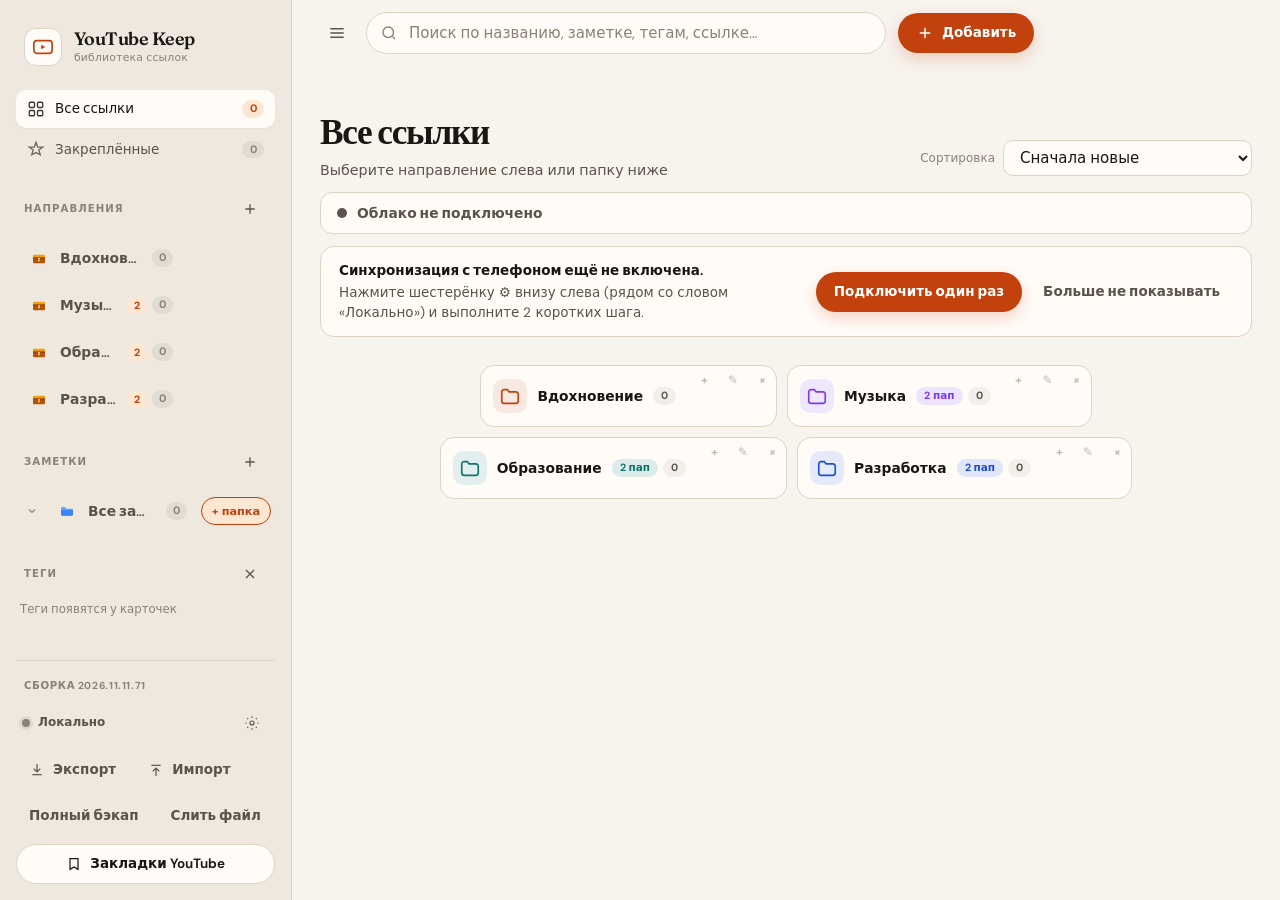
<file: index.html>
<!DOCTYPE html>
<html lang="ru">
<head>
  <meta charset="UTF-8" />
  <meta name="viewport" content="width=device-width, initial-scale=1, viewport-fit=cover" />
  <meta name="theme-color" content="#F7F3ED" />
  <meta name="mobile-web-app-capable" content="yes" />
  <meta name="apple-mobile-web-app-capable" content="yes" />
  <meta name="apple-mobile-web-app-status-bar-style" content="default" />
  <meta name="apple-mobile-web-app-title" content="YT Keep" />
  <meta name="application-name" content="YouTube Keep" />
  <meta name="description" content="YouTube Keep — библиотека YouTube-ссылок с направлениями" />
  <title>YouTube Keep</title>
  <link rel="manifest" href="manifest.json?v=2026.11.11.71" />
  <link rel="preconnect" href="https://fonts.googleapis.com" />
  <link rel="preconnect" href="https://fonts.gstatic.com" crossorigin />
  <link href="https://fonts.googleapis.com/css2?family=DM+Sans:ital,opsz,wght@0,9..40,400;0,9..40,500;0,9..40,600;0,9..40,700;1,9..40,400&family=Fraunces:opsz,wght@9..144,500;9..144,600;9..144,700&display=swap" rel="stylesheet" />
  <link rel="stylesheet" href="styles.css?v=2026.11.11.71&x=1" data-x="2026.11.11.71" />
  <link rel="icon" href="icons/icon.svg" type="image/svg+xml" />
  <link rel="apple-touch-icon" href="icons/icon-180.png" />
</head>
<body>
  <div class="app">
    <aside class="sidebar" id="sidebar" aria-label="Направления">
      <div class="sidebar-brand">
        <div class="brand-mark" aria-hidden="true">
          <svg width="22" height="22" viewBox="0 0 24 24" fill="none">
            <rect x="2" y="5" width="20" height="14" rx="3.5" stroke="currentColor" stroke-width="1.8"/>
            <path d="M10 9.5v5l4.5-2.5L10 9.5z" fill="currentColor"/>
          </svg>
        </div>
        <div>
          <div class="brand-name">YouTube Keep</div>
          <div class="brand-sub">библиотека ссылок</div>
        </div>
      </div>

      <nav class="nav" id="nav">
        <button class="nav-item active" data-filter="all" type="button">
          <span class="nav-icon" aria-hidden="true">
            <svg width="18" height="18" viewBox="0 0 24 24" fill="none" stroke="currentColor" stroke-width="1.8"><rect x="3" y="3" width="7" height="7" rx="1.5"/><rect x="14" y="3" width="7" height="7" rx="1.5"/><rect x="3" y="14" width="7" height="7" rx="1.5"/><rect x="14" y="14" width="7" height="7" rx="1.5"/></svg>
          </span>
          <span>Все ссылки</span>
          <span class="nav-count" id="count-all">0</span>
        </button>
        <button class="nav-item" data-filter="pinned" type="button">
          <span class="nav-icon" aria-hidden="true">
            <svg width="18" height="18" viewBox="0 0 24 24" fill="none" stroke="currentColor" stroke-width="1.8"><path d="M12 3l2.2 6.4H21l-5.3 3.9 2 6.4L12 16.8 6.3 19.7l2-6.4L3 9.4h6.8L12 3z"/></svg>
          </span>
          <span>Закреплённые</span>
          <span class="nav-count" id="count-pinned">0</span>
        </button>
      </nav>

      <div class="sidebar-section">
        <div class="sidebar-label">
          <span>Направления</span>
          <button class="icon-btn" id="btn-add-category" type="button" title="Добавить направление" aria-label="Добавить направление">
            <svg width="16" height="16" viewBox="0 0 24 24" fill="none" stroke="currentColor" stroke-width="2"><path d="M12 5v14M5 12h14"/></svg>
          </button>
        </div>
        <div class="category-list" id="category-list"></div>
      </div>

      <div class="sidebar-section">
        <div class="sidebar-label">
          <span>Заметки</span>
          <button class="icon-btn" id="btn-add-note-folder" type="button" title="Папка заметок" aria-label="Папка заметок">
            <svg width="16" height="16" viewBox="0 0 24 24" fill="none" stroke="currentColor" stroke-width="2"><path d="M12 5v14M5 12h14"/></svg>
          </button>
        </div>
        <div class="category-list" id="notes-list"></div>
      </div>

      <div class="sidebar-section">
        <div class="sidebar-label">
          <span>Теги</span>
          <button class="icon-btn" id="btn-clear-tags" type="button" title="Сбросить фильтр тегов" aria-label="Сбросить фильтр тегов">
            <svg width="16" height="16" viewBox="0 0 24 24" fill="none" stroke="currentColor" stroke-width="2"><path d="M6 6l12 12M18 6L6 18"/></svg>
          </button>
        </div>
        <div class="tag-list" id="tag-list"></div>
      </div>

      <div class="sidebar-footer">
        <div class="build-line"><span id="build-label">Сборка 2026.11.11.71</span></div>
        <div class="sync-row">
          <div class="sync-status" id="sync-status">
            <span class="sync-dot" id="sync-dot"></span>
            <span id="sync-label">Локально</span>
          </div>
          <button class="icon-btn" id="btn-sync-settings" type="button" title="Настройки синхронизации" aria-label="Настройки синхронизации">
            <svg width="16" height="16" viewBox="0 0 24 24" fill="none" stroke="currentColor" stroke-width="1.8"><circle cx="12" cy="12" r="3"/><path d="M12 2v2M12 20v2M4.9 4.9l1.4 1.4M17.7 17.7l1.4 1.4M2 12h2M20 12h2M4.9 19.1l1.4-1.4M17.7 6.3l1.4-1.4"/></svg>
          </button>
        </div>
        <div class="sidebar-actions">
          <button class="ghost-btn" id="btn-export" type="button">
            <svg width="16" height="16" viewBox="0 0 24 24" fill="none" stroke="currentColor" stroke-width="1.8"><path d="M12 3v12M7 10l5 5 5-5"/><path d="M5 19h14"/></svg>
            Экспорт
          </button>
          <button class="ghost-btn" id="btn-import" type="button">
            <svg width="16" height="16" viewBox="0 0 24 24" fill="none" stroke="currentColor" stroke-width="1.8"><path d="M12 21V9M7 14l5-5 5 5"/><path d="M5 5h14"/></svg>
            Импорт
          </button>
        </div>
        <div class="sidebar-actions">
          <button class="ghost-btn" id="btn-export-full" onclick="window.exportFullBackup && window.exportFullBackup()" type="button" title="Скачать всё с голосовыми">Полный бэкап</button>
          <button class="ghost-btn" id="btn-import-full" onclick="window.__importFull && window.__importFull()" type="button" title="Слить файл с другого устройства">Слить файл</button>
        </div>
        <input type="file" id="import-full-file" accept="application/json,.json" hidden />
        <button class="secondary-btn" id="btn-import-bookmarks" type="button">
          <svg width="16" height="16" viewBox="0 0 24 24" fill="none" stroke="currentColor" stroke-width="1.8"><path d="M6 4h12v16l-6-3.5L6 20V4z"/></svg>
          Закладки YouTube
        </button>
        <input type="file" id="import-file" accept="application/json" hidden />
      </div>
    </aside>

    <div class="sidebar-backdrop" id="sidebar-backdrop" hidden></div>

    <main class="main">
      <header class="topbar">
        <button class="icon-btn menu-btn" id="btn-menu" type="button" aria-label="Меню">
          <svg width="20" height="20" viewBox="0 0 24 24" fill="none" stroke="currentColor" stroke-width="1.8"><path d="M4 7h16M4 12h16M4 17h16"/></svg>
        </button>

        <div class="search-wrap">
          <svg class="search-icon" width="18" height="18" viewBox="0 0 24 24" fill="none" stroke="currentColor" stroke-width="1.8"><circle cx="11" cy="11" r="7"/><path d="M20 20l-3.5-3.5"/></svg>
          <input id="search" class="search-input" type="search" placeholder="Поиск по названию, заметке, тегам, ссылке…" autocomplete="off" />
        </div>

        <button class="primary-btn" id="btn-add" type="button" onclick="window.__ytkAdd && window.__ytkAdd()">
          <svg width="18" height="18" viewBox="0 0 24 24" fill="none" stroke="currentColor" stroke-width="2"><path d="M12 5v14M5 12h14"/></svg>
          <span class="btn-label">Добавить</span>
        </button>
      </header>

      <div class="content-head">
        <div>
          <div class="breadcrumbs" id="breadcrumbs"></div>
          <h1 class="page-title" id="page-title">Все ссылки</h1>
          <p class="page-sub" id="page-sub">Сохраняйте ролики и разбирайте их по направлениям</p>
        </div>
        <div class="sort-wrap">
          <label class="sort-label" for="sort">Сортировка</label>
          <select id="sort" class="sort-select">
            <option value="updated">Сначала новые</option>
            <option value="pinned">Сначала закреплённые</option>
            <option value="title">По названию</option>
            <option value="category">По направлению</option>
          </select>
        </div>
      </div>

      <div class="sync-live" id="sync-live"><span class="sync-live-dot"></span><span>Облако не подключено</span></div>

      <div class="setup-banner" id="setup-banner" hidden>
        <div class="setup-banner-text">
          <strong>Синхронизация с телефоном ещё не включена.</strong>
          Нажмите шестерёнку ⚙ внизу слева (рядом со словом «Локально») и выполните 2 коротких шага.
        </div>
        <div class="banner-actions">
          <button type="button" class="primary-btn" id="btn-open-setup" onclick="window.__ytkSetup && window.__ytkSetup()">Подключить один раз</button>
          <button type="button" class="ghost-btn" id="btn-dismiss-setup">Больше не показывать</button>
        </div>
      </div>

      <div class="setup-banner is-sync" id="sync-banner" hidden>
        <div class="setup-banner-text">
          <strong>Облако подключено.</strong>
          Нажмите «Синхронизировать» — чтобы забрать и отправить данные на всех устройствах.
        </div>
        <button type="button" class="primary-btn" id="btn-sync-now" onclick="window.__ytkSync && window.__ytkSync()">Синхронизировать</button>
      </div>

      <div class="folder-hero" id="folder-hero" hidden></div>
      <div class="folder-strip-wrap" id="folder-strip"></div>
      <section class="grid" id="grid" aria-live="polite"></section>

      <div class="empty" id="empty" hidden>
        <div class="empty-visual" aria-hidden="true">
          <svg width="64" height="64" viewBox="0 0 64 64" fill="none">
            <rect x="8" y="14" width="48" height="36" rx="8" stroke="currentColor" stroke-width="2"/>
            <path d="M28 26v12l12-6-12-6z" fill="currentColor"/>
          </svg>
        </div>
        <h2 class="empty-title">Здесь пока пусто</h2>
        <p class="empty-text">Добавьте первую YouTube-ссылку — она появится карточкой с превью.</p>
        <button class="primary-btn" id="btn-empty-add" type="button">Добавить ссылку</button>
      </div>
    </main>
  </div>

  <!-- Modal: add / edit link -->
  <div class="modal" id="modal-link" hidden>
    <div class="modal-backdrop" data-close="modal-link"></div>
    <div class="modal-card" role="dialog" aria-modal="true" aria-labelledby="modal-link-title">
      <div class="modal-head">
        <h2 id="modal-link-title">Новая ссылка</h2>
        <button class="icon-btn" type="button" data-close="modal-link" aria-label="Закрыть">
          <svg width="18" height="18" viewBox="0 0 24 24" fill="none" stroke="currentColor" stroke-width="1.8"><path d="M6 6l12 12M18 6L6 18"/></svg>
        </button>
      </div>

      <form id="form-link" class="form">
        <div class="field">
          <label for="link-url">Ссылка на YouTube</label>
          <div class="url-row">
            <input id="link-url" name="url" type="url" required placeholder="https://www.youtube.com/watch?v=…" />
            <button type="button" class="secondary-btn" id="btn-fetch">Подтянуть</button>
          </div>
          <p class="hint" id="fetch-hint">Можно вставить ссылку — название и превью подтянутся автоматически.</p>
        </div>

        <div class="preview-row" id="preview-row" hidden>
          <img id="preview-thumb" alt="" />
          <div class="preview-meta">
            <div class="preview-title" id="preview-title"></div>
            <div class="preview-channel" id="preview-channel"></div>
          </div>
        </div>

        <div class="field">
          <label for="link-title">Название</label>
          <input id="link-title" name="title" type="text" placeholder="Например: Как писать код без выгорания" />
        </div>

        <div class="field">
          <label for="link-note">Заметка</label>
          <textarea id="link-note" name="note" rows="3" placeholder="Зачем сохранили, что важно посмотреть…"></textarea>
        </div>

        <div class="field">
          <label for="link-tags">Теги</label>
          <input id="link-tags" name="tags" type="text" placeholder="код, лекция, must-watch — через запятую" />
          <div class="tag-suggestions" id="tag-suggestions"></div>
        </div>

        <div class="field-row">
          <div class="field">
            <label for="link-category">Направление</label>
            <select id="link-category" name="category"></select>
          </div>
          <div class="field">
            <label for="link-color">Цвет карточки</label>
            <div class="color-picks" id="color-picks" role="radiogroup" aria-label="Цвет карточки"></div>
          </div>
        </div>

        <div class="field checkbox-field">
          <label class="checkbox">
            <input type="checkbox" id="link-pinned" />
            <span>Закрепить</span>
          </label>
        </div>

        <div class="modal-actions">
          <button type="button" class="ghost-btn" data-close="modal-link">Отмена</button>
          <button type="submit" class="primary-btn">Сохранить</button>
        </div>
      </form>
    </div>
  </div>

  <!-- Modal: category -->
  <div class="modal" id="modal-category" hidden>
    <div class="modal-backdrop" data-close="modal-category"></div>
    <div class="modal-card modal-card-sm" role="dialog" aria-modal="true" aria-labelledby="modal-cat-title">
      <div class="modal-head">
        <h2 id="modal-cat-title">Новое направление</h2>
        <button class="icon-btn" type="button" data-close="modal-category" aria-label="Закрыть">
          <svg width="18" height="18" viewBox="0 0 24 24" fill="none" stroke="currentColor" stroke-width="1.8"><path d="M6 6l12 12M18 6L6 18"/></svg>
        </button>
      </div>
      <form id="form-category" class="form">
        <div class="field">
          <label for="cat-name">Название</label>
          <input id="cat-name" type="text" required placeholder="Например: Frontend, Курсы, Live" maxlength="40" />
          <p class="hint" id="cat-parent-label">Верхний уровень (направление)</p>
        </div>
        <div class="field">
          <label>Цвет</label>
          <div class="color-picks" id="cat-color-picks" role="radiogroup" aria-label="Цвет направления"></div>
        </div>
        <div class="modal-actions">
          <button type="button" class="ghost-btn" data-close="modal-category">Отмена</button>
          <button type="submit" class="primary-btn" id="cat-submit">Создать</button>
        </div>
      </form>
    </div>
  </div>

  <!-- Modal: import bookmarks -->
  <div class="modal" id="modal-import" hidden>
    <div class="modal-backdrop" data-close="modal-import"></div>
    <div class="modal-card" role="dialog" aria-modal="true" aria-labelledby="modal-import-title">
      <div class="modal-head">
        <h2 id="modal-import-title">Импорт закладок</h2>
        <button class="icon-btn" type="button" data-close="modal-import" aria-label="Закрыть">
          <svg width="18" height="18" viewBox="0 0 24 24" fill="none" stroke="currentColor" stroke-width="1.8"><path d="M6 6l12 12M18 6L6 18"/></svg>
        </button>
      </div>

      <div class="form">
        <div class="field">
          <label>Файл закладок или выгрузки</label>
          <p class="hint">Поддерживается: HTML-закладки Chrome/Firefox/Safari, CSV/JSON из Google Takeout, список URL в txt.</p>
          <div class="file-drop" id="file-drop">
            <input type="file" id="bookmarks-file" accept=".html,.htm,.csv,.json,.txt,text/html,text/csv,application/json,text/plain" />
            <div class="file-drop-inner">
              <svg width="28" height="28" viewBox="0 0 24 24" fill="none" stroke="currentColor" stroke-width="1.6"><path d="M12 16V4M7 9l5-5 5 5"/><path d="M4 20h16"/></svg>
              <div><strong>Выберите файл</strong> или перетащите его сюда</div>
            </div>
          </div>
          <p class="hint" id="import-file-info">Файл не выбран</p>
        </div>

        <div class="field">
          <label for="import-paste">Или вставьте ссылки списком</label>
          <textarea id="import-paste" rows="4" placeholder="https://www.youtube.com/watch?v=…&#10;https://youtu.be/…"></textarea>
        </div>

        <div class="field-row">
          <div class="field">
            <label for="import-category">Направление по умолчанию</label>
            <select id="import-category"></select>
          </div>
          <div class="field">
            <label for="import-tags">Теги по умолчанию</label>
            <input id="import-tags" type="text" placeholder="импорт, старое" />
          </div>
        </div>

        <div class="import-preview" id="import-preview" hidden>
          <div class="import-preview-title">Найдено ссылок: <strong id="import-count">0</strong></div>
          <ul class="import-preview-list" id="import-preview-list"></ul>
        </div>

        <div class="modal-actions">
          <button type="button" class="ghost-btn" data-close="modal-import">Отмена</button>
          <button type="button" class="primary-btn" id="btn-run-import">Импортировать</button>
        </div>
      </div>
    </div>
  </div>

  <!-- Modal: sync setup (simple) -->
  <div class="modal" id="modal-sync" hidden>
    <div class="modal-backdrop" data-close="modal-sync"></div>
    <div class="modal-card" role="dialog" aria-modal="true" aria-labelledby="modal-sync-title">
      <div class="modal-head">
        <h2 id="modal-sync-title">Подключить облако</h2>
        <button class="icon-btn" type="button" data-close="modal-sync" aria-label="Закрыть">
          <svg width="18" height="18" viewBox="0 0 24 24" fill="none" stroke="currentColor" stroke-width="1.8"><path d="M6 6l12 12M18 6L6 18"/></svg>
        </button>
      </div>

      <div class="wizard">
        <p class="wizard-text">Чтобы ссылки были и на компьютере, и на телефоне — один раз получите <strong>код доступа</strong> и вставьте его сюда. На втором устройстве — то же самое.</p>

        <div class="wizard-step">
          <div class="wizard-num">1</div>
          <div class="wizard-body">
            <div class="wizard-title">Получить код доступа</div>
            <p class="hint">Откроется страница GitHub. Проверьте, что отмечена галочка <strong>gist</strong>, нажмите зелёную кнопку <strong>Generate token</strong> и скопируйте появившийся код.</p>
            <a class="primary-btn wizard-btn" id="btn-get-code" href="https://github.com/settings/tokens/new?scopes=gist&description=YouTube%20Keep" target="_blank" rel="noopener noreferrer">
              Получить код доступа
            </a>
          </div>
        </div>

        <div class="wizard-step">
          <div class="wizard-num">2</div>
          <div class="wizard-body">
            <div class="wizard-title">Вставить код</div>
            <input id="sync-token" class="wizard-input" type="password" autocomplete="one-time-code" placeholder="Вставьте код сюда (ghp_…)" />
            <button type="button" class="primary-btn wizard-btn" id="btn-connect-cloud">Подключить и сохранить</button>
          </div>
        </div>

        <div class="wizard-step" id="device-link-box" hidden>
          <div class="wizard-num">3</div>
          <div class="wizard-body">
            <div class="wizard-title">Ссылка для других устройств</div>
            <p class="hint">Скопируйте и откройте на Mac / телефоне / планшете — код вводить не нужно, устройство подключится само.</p>
            <input id="device-link" class="wizard-input" type="text" readonly />
            <button type="button" class="primary-btn wizard-btn" id="btn-copy-device-link">Скопировать ссылку</button>
          </div>
        </div>

        <div class="wizard-adv">
          <details>
            <summary>Дополнительно (если уже есть код и Gist ID)</summary>
            <form id="form-sync" class="form" style="margin-top:12px">
              <div class="field">
                <label for="sync-gist">Gist ID</label>
                <input id="sync-gist" type="text" placeholder="ID облачного хранилища" />
              </div>
              <div class="field checkbox-field">
                <label class="checkbox">
                  <input type="checkbox" id="sync-auto" checked />
                  <span>Автосинхронизация</span>
                </label>
              </div>
              <div class="sync-actions-row">
                <button type="button" class="secondary-btn" id="btn-sync-push">Отправить</button>
                <button type="button" class="secondary-btn" id="btn-sync-pull">Загрузить</button>
                <button type="submit" class="ghost-btn">Сохранить</button>
              </div>
            </form>
          </details>
        </div>

        <p class="hint" id="sync-message">Облако уже подготовлено. Нужно только получить код.</p>
      </div>
    </div>
  </div>

  <!-- Modal: note -->
  <div class="modal" id="modal-note" hidden>
    <div class="modal-backdrop" data-close="modal-note"></div>
    <div class="modal-card" role="dialog" aria-modal="true" aria-labelledby="note-modal-title">
      <div class="modal-head">
        <div>
          <h2 id="note-modal-title">Заметка к видео</h2>
          <div class="note-video-title" id="note-video-title"></div>
        </div>
        <button class="icon-btn" type="button" data-close="modal-note" aria-label="Закрыть">
          <svg width="18" height="18" viewBox="0 0 24 24" fill="none" stroke="currentColor" stroke-width="1.8"><path d="M6 6l12 12M18 6L6 18"/></svg>
        </button>
      </div>
      <div class="form">
        <div class="field">
          <label for="note-text">Текст заметки</label>
          <textarea id="note-text" rows="8" placeholder="О чём видео, ключевые мысли, что запомнить…"></textarea>
          <p class="hint">Заметка сохраняется к этой ссылке и синхронизируется на всех устройствах.</p>
        </div>
        <div class="modal-actions">
          <button type="button" class="ghost-btn" data-close="modal-note">Закрыть</button>
          <button type="button" class="ghost-btn" id="btn-delete-note">Удалить заметку</button>
          <button type="button" class="primary-btn" id="btn-save-note">Сохранить</button>
        </div>
      </div>
    </div>
  </div>

  <!-- Modal: standalone note -->
  <div class="modal" id="modal-note-store" hidden>
    <div class="modal-backdrop" data-close="modal-note-store"></div>
    <div class="modal-card" role="dialog" aria-modal="true">
      <div class="modal-head">
        <h2 id="note-store-title">Заметка</h2>
        <button class="icon-btn" type="button" data-close="modal-note-store" aria-label="Закрыть">
          <svg width="18" height="18" viewBox="0 0 24 24" fill="none" stroke="currentColor" stroke-width="1.8"><path d="M6 6l12 12M18 6L6 18"/></svg>
        </button>
      </div>
      <form id="form-note-store" class="form">
        <div class="field">
          <label for="note-store-name">Заголовок</label>
          <input id="note-store-name" type="text" placeholder="Кратко о чём" maxlength="80" />
          <p class="hint" id="note-store-folder">Папка: Все заметки</p>
          <select id="note-store-folder-select" class="wizard-input"></select>
          <p class="hint">Можно перенести заметку в любую папку или создать подпапку снаружи.</p>
        </div>
        <div class="field">
          <label for="note-store-text">Текст</label>
          <textarea id="note-store-text" rows="10" placeholder="Пишите что угодно…"></textarea>
        </div>
        <div class="field">
          <label>Цвет</label>
          <div class="color-picks" id="note-store-colors"></div>
        </div>
        <div class="field">
          <label>Файлы (документы, фото, видео)</label>
          <div class="voice-big">
            <button type="button" class="secondary-btn" id="btn-add-files">Добавить файлы</button>
          </div>
          <input type="file" id="note-files-input" multiple hidden />
          <div class="voice-player" id="file-player" hidden></div>
        </div>
        <div class="field voice-block">
          <label>Голосовая заметка</label>
          <div class="voice-big">
            <button type="button" class="voice-big-btn" id="btn-voice-record">Записать голос</button>
            <button type="button" class="primary-btn" id="btn-voice-stop" hidden>Стоп</button>
            <button type="button" class="secondary-btn" id="btn-voice-play" hidden>Слушать</button>
          </div>
          <p class="hint" id="voice-status">Нажмите «Записать голос» — говорите — «Стоп». Запись останется в этой заметке.</p>
          <div class="voice-player" id="voice-player" hidden></div>
        </div>
        <div class="modal-actions">
          <button type="button" class="ghost-btn" data-close="modal-note-store">Закрыть</button>
          <button type="button" class="danger-btn" id="btn-note-store-delete" hidden>Удалить</button>
          <button type="submit" class="primary-btn" id="btn-save-note">Сохранить заметку</button>
        </div>
      </form>
    </div>
  </div>

  <!-- Modal: note folder -->
  <div class="modal" id="modal-note-folder" hidden>
    <div class="modal-backdrop" data-close="modal-note-folder"></div>
    <div class="modal-card modal-card-sm" role="dialog" aria-modal="true">
      <div class="modal-head">
        <h2 id="note-folder-title">Папка заметок</h2>
        <button class="icon-btn" type="button" data-close="modal-note-folder" aria-label="Закрыть">
          <svg width="18" height="18" viewBox="0 0 24 24" fill="none" stroke="currentColor" stroke-width="1.8"><path d="M6 6l12 12M18 6L6 18"/></svg>
        </button>
      </div>
      <form id="form-note-folder" class="form">
        <div class="field">
          <label for="note-folder-name">Название</label>
          <input id="note-folder-name" type="text" required maxlength="40" placeholder="Например: Идеи" />
          <p class="hint" id="note-folder-parent">Верхний уровень</p>
        </div>
        <div class="modal-actions">
          <button type="button" class="ghost-btn" data-close="modal-note-folder">Отмена</button>
          <button type="button" class="danger-btn" id="btn-note-folder-delete" hidden>Удалить</button>
          <button type="submit" class="primary-btn">Сохранить</button>
        </div>
      </form>
    </div>
  </div>

  <!-- Huawei / install help -->
  <div class="modal" id="modal-install" hidden>
    <div class="modal-backdrop" data-close="modal-install"></div>
    <div class="modal-card" role="dialog" aria-modal="true">
      <div class="modal-head">
        <h2>Установка на телефон</h2>
        <button class="icon-btn" type="button" data-close="modal-install" aria-label="Закрыть">
          <svg width="18" height="18" viewBox="0 0 24 24" fill="none" stroke="currentColor" stroke-width="1.8"><path d="M6 6l12 12M18 6L6 18"/></svg>
        </button>
      </div>
      <div class="form install-help" id="huawei-help">
        <p class="hint"><strong>Huawei / HarmonyOS</strong></p>
        <ol class="install-steps">
          <li>Откройте ссылку в браузере <strong>Chrome</strong> или <strong>Edge</strong> (не в «Интернет» от Huawei, если он не предлагает установку).</li>
          <li>Меню <strong>⋮</strong> → <strong>«Установить приложение»</strong> / <strong>«Добавить на главный экран»</strong>.</li>
          <li>Готово — иконка появится на рабочем столе.</li>
        </ol>
        <p class="hint">Если Chrome нет: <strong>Petal Browser / Via / Firefox</strong> → «Добавить на домашний экран». Это ярлык откроет приложение без адресной строки.</p>
        <p class="hint">Приложение работает и просто в браузере: синхронизация включена автоматически.</p>
        <div class="modal-actions">
          <button type="button" class="primary-btn" data-close="modal-install">Понятно</button>
        </div>
      </div>
    </div>
  </div>

  <!-- Confirm delete -->
  <div class="modal" id="modal-confirm" hidden>
    <div class="modal-backdrop" data-close="modal-confirm"></div>
    <div class="modal-card modal-card-sm" role="dialog" aria-modal="true">
      <div class="modal-head">
        <h2 id="confirm-title">Удалить?</h2>
        <button class="icon-btn" type="button" data-close="modal-confirm" aria-label="Закрыть">
          <svg width="18" height="18" viewBox="0 0 24 24" fill="none" stroke="currentColor" stroke-width="1.8"><path d="M6 6l12 12M18 6L6 18"/></svg>
        </button>
      </div>
      <p class="confirm-text" id="confirm-text">Это действие нельзя отменить.</p>
      <div class="modal-actions">
        <button type="button" class="ghost-btn" data-close="modal-confirm">Отмена</button>
        <button type="button" class="danger-btn" id="confirm-ok">Удалить</button>
      </div>
    </div>
  </div>

  <div class="toast" id="toast" role="status" aria-live="polite"></div>

  <script src="app.js?v=2026.11.11.71"></script>
</body>
</html>
</file>
<file: styles.css>
/* YouTube Keep — design system
   Warm paper UI · Fraunces + DM Sans · editorial calm */

:root {
  --space-1: 4px;
  --space-2: 8px;
  --space-3: 12px;
  --space-4: 16px;
  --space-5: 24px;
  --space-6: 32px;
  --space-7: 40px;
  --space-8: 56px;

  --bg: #f7f3ed;
  --bg-elevated: #fffcf8;
  --bg-soft: #efe8de;
  --bg-sunken: #e8e0d4;
  --ink: #1a1612;
  --ink-2: #5c5348;
  --ink-3: #8b8175;
  --line: #ddd4c6;
  --line-strong: #c4b8a6;

  --accent: #c2410c;
  --accent-hover: #9a3412;
  --accent-soft: #fde6d2;

  --ok: #15803d;
  --ok-soft: #dcf5e4;
  --warn: #b45309;
  --warn-soft: #fef3c7;
  --danger: #b91c1c;
  --danger-soft: #fee2e2;

  --shadow-sm: 0 1px 2px rgba(26, 22, 18, 0.05);
  --shadow-md: 0 10px 28px rgba(26, 22, 18, 0.1);
  --shadow-pop: 0 16px 40px rgba(26, 22, 18, 0.14);

  --radius-xs: 6px;
  --radius-sm: 10px;
  --radius-md: 14px;
  --radius-lg: 18px;
  --radius-pill: 999px;

  --sidebar-w: 292px;
  --topbar-h: 64px;
  --content-pad: 28px;

  --font-sans: "DM Sans", "Segoe UI", system-ui, sans-serif;
  --font-display: "Fraunces", "Georgia", serif;

  --ease: cubic-bezier(0.22, 1, 0.36, 1);
}

*,
*::before,
*::after {
  box-sizing: border-box;
}

html,
body {
  margin: 0;
  min-height: 100%;
  background: var(--bg);
  color: var(--ink);
  font-family: var(--font-sans);
  font-size: 15px;
  line-height: 1.45;
  -webkit-font-smoothing: antialiased;
  text-rendering: optimizeLegibility;
}

body {
  min-height: 100dvh;
}

button,
input,
select,
textarea {
  font: inherit;
  color: inherit;
}

button {
  cursor: pointer;
  border: none;
  background: none;
}

img {
  display: block;
  max-width: 100%;
}

[hidden] {
  display: none !important;
}

::selection {
  background: var(--accent-soft);
  color: var(--ink);
}

/* Layout */
.app {
  display: grid;
  grid-template-columns: var(--sidebar-w) minmax(0, 1fr);
  min-height: 100dvh;
}

/* ========== Sidebar ========== */
.sidebar {
  position: sticky;
  top: 0;
  height: 100dvh;
  display: flex;
  flex-direction: column;
  gap: var(--space-5);
  padding: var(--space-5) var(--space-4) var(--space-4);
  background: var(--bg-soft);
  border-right: 1px solid var(--line);
  overflow-y: auto;
  overflow-x: hidden;
}

.sidebar-brand {
  display: flex;
  align-items: center;
  gap: 12px;
  padding: 4px 8px 0;
}

.brand-mark {
  width: 38px;
  height: 38px;
  display: grid;
  place-items: center;
  color: var(--accent);
  background: var(--bg-elevated);
  border: 1px solid var(--line);
  border-radius: 12px;
  flex-shrink: 0;
}

.brand-name {
  font-family: var(--font-display);
  font-size: 1.2rem;
  font-weight: 600;
  letter-spacing: -0.03em;
  line-height: 1.15;
}

.brand-sub {
  font-size: 0.72rem;
  color: var(--ink-3);
  letter-spacing: 0.02em;
}

.nav {
  display: flex;
  flex-direction: column;
  gap: 3px;
}

.nav-item,
.cat-item {
  display: flex;
  align-items: center;
  gap: 10px;
  width: 100%;
  padding: 9px 11px;
  border-radius: var(--radius-sm);
  color: var(--ink-2);
  font-size: 0.9rem;
  font-weight: 500;
  text-align: left;
  transition: background 150ms var(--ease), color 150ms var(--ease);
}

.nav-item:hover,
.cat-item:hover {
  background: rgba(255, 252, 248, 0.7);
  color: var(--ink);
}

.nav-item.active,
.cat-item.active {
  background: var(--bg-elevated);
  color: var(--ink);
  box-shadow: var(--shadow-sm);
}

.nav-icon {
  display: grid;
  place-items: center;
  width: 18px;
  height: 18px;
  opacity: 0.85;
}

.nav-count {
  margin-left: auto;
  min-width: 1.45rem;
  padding: 1px 7px;
  border-radius: var(--radius-pill);
  background: rgba(26, 22, 18, 0.06);
  color: var(--ink-3);
  font-size: 0.72rem;
  font-weight: 700;
  text-align: center;
  font-variant-numeric: tabular-nums;
}

.nav-item.active .nav-count,
.cat-item.active .nav-count {
  background: var(--accent-soft);
  color: var(--accent);
}

.sidebar-section {
  display: flex;
  flex-direction: column;
  gap: 10px;
  flex: 0 0 auto;
  min-height: 0;
}

.sidebar-label {
  display: flex;
  align-items: center;
  justify-content: space-between;
  padding: 0 8px;
  color: var(--ink-3);
  font-size: 0.68rem;
  font-weight: 700;
  letter-spacing: 0.1em;
  text-transform: uppercase;
  flex-shrink: 0;
}

.category-list {
  display: flex;
  flex-direction: column;
  gap: 3px;
  overflow: visible;
  max-height: none;
}

.dir-row {
  display: flex;
  align-items: center;
  gap: 2px;
  border-radius: var(--radius-sm);
  padding: 2px 4px 2px 2px;
  transition: background 150ms var(--ease);
}

.dir-row:hover,
.dir-row.is-active {
  background: var(--bg-elevated);
}

.dir-row.is-active {
  box-shadow: inset 0 0 0 1px var(--line);
}

.dir-btn {
  flex: 1;
  min-width: 0;
  display: flex;
  align-items: center;
  gap: 10px;
  padding: 9px 10px;
  border: none;
  background: transparent;
  text-align: left;
  border-radius: var(--radius-xs);
  color: var(--ink-2);
  font-size: 0.92rem;
  font-weight: 550;
}

.dir-row.is-active .dir-btn {
  color: var(--ink);
  font-weight: 650;
}

.dir-gear {
  display: grid;
  place-items: center;
  width: 22px;
  height: 22px;
  flex-shrink: 0;
  color: var(--ink-3);
  transition: color 150ms var(--ease), transform 200ms var(--ease);
}

.dir-row:hover .dir-gear,
.dir-row.is-active .dir-gear {
  color: var(--accent);
  transform: rotate(25deg);
}

.dir-name {
  flex: 1;
  min-width: 0;
  overflow: hidden;
  text-overflow: ellipsis;
  white-space: nowrap;
}

.dir-counts {
  display: inline-flex;
  align-items: center;
  gap: 5px;
  flex-shrink: 0;
}

.dir-badge {
  min-width: 1.4rem;
  padding: 1px 6px;
  border-radius: var(--radius-pill);
  background: var(--accent-soft);
  color: var(--accent);
  font-size: 0.7rem;
  font-weight: 750;
  text-align: center;
}

.dir-num {
  min-width: 1.4rem;
  padding: 1px 6px;
  border-radius: var(--radius-pill);
  background: rgba(26, 22, 18, 0.06);
  color: var(--ink-3);
  font-size: 0.72rem;
  font-weight: 700;
  text-align: center;
  font-variant-numeric: tabular-nums;
}

.dir-actions {
  display: flex;
  gap: 1px;
  opacity: 0;
  transition: opacity 150ms var(--ease);
}

.dir-row:hover .dir-actions,
.dir-row.is-active .dir-actions {
  opacity: 1;
}

.dir-act {
  width: 28px;
  height: 28px;
  border: none;
  border-radius: 8px;
  background: transparent;
  color: var(--ink-3);
  font-size: 15px;
  font-weight: 700;
  line-height: 1;
}

.dir-act:hover {
  background: rgba(26, 22, 18, 0.08);
  color: var(--ink);
}

.list-empty {
  padding: 8px 10px;
  color: var(--ink-3);
  font-size: 0.85rem;
}

.cat-dot {
  width: 9px;
  height: 9px;
  border-radius: 50%;
  flex-shrink: 0;
  box-shadow: inset 0 0 0 1px rgba(26, 22, 18, 0.08);
}

/* Action micro-buttons */
.cat-actions.always,
.folder-actions.always {
  display: flex;
  gap: 1px;
  flex-shrink: 0;
  opacity: 0.55;
  transition: opacity 150ms var(--ease);
}

.cat-row-main:hover .cat-actions.always,
.folder-tile-wrap:hover .folder-actions.always {
  opacity: 1;
}

.mini-btn {
  width: 28px;
  height: 28px;
  display: grid;
  place-items: center;
  border: none;
  border-radius: 8px;
  background: transparent;
  color: var(--ink-3);
  font-size: 12px;
  font-weight: 700;
  line-height: 1;
  transition: background 140ms var(--ease), color 140ms var(--ease);
}

.mini-btn:hover {
  background: rgba(26, 22, 18, 0.08);
  color: var(--ink);
}

.tag-list {
  display: flex;
  flex-wrap: wrap;
  gap: 6px;
  padding: 0 4px;
}

.sidebar-footer {
  margin-top: auto;
  display: flex;
  flex-direction: column;
  gap: 10px;
  padding-top: var(--space-4);
  border-top: 1px solid var(--line);
}

.sidebar-actions {
  display: flex;
  gap: 6px;
}

.sync-row {
  display: flex;
  align-items: center;
  justify-content: space-between;
  gap: 8px;
  padding: 2px 6px;
}

.sync-status {
  display: inline-flex;
  align-items: center;
  gap: 8px;
  color: var(--ink-2);
  font-size: 0.8rem;
  font-weight: 600;
}

.sync-dot {
  width: 8px;
  height: 8px;
  border-radius: 50%;
  background: var(--ink-3);
  box-shadow: 0 0 0 3px rgba(139, 129, 117, 0.16);
}

.sync-dot.is-ok {
  background: var(--ok);
  box-shadow: 0 0 0 3px rgba(21, 128, 61, 0.16);
}

.sync-dot.is-busy {
  background: var(--warn);
  box-shadow: 0 0 0 3px rgba(180, 83, 9, 0.16);
  animation: pulse 1s ease-in-out infinite;
}

.sync-dot.is-err {
  background: var(--danger);
  box-shadow: 0 0 0 3px rgba(185, 28, 28, 0.16);
}

@keyframes pulse {
  50% { opacity: 0.4; }
}

/* ========== Main ========== */
.main {
  min-width: 0;
  display: flex;
  flex-direction: column;
}

.topbar {
  position: sticky;
  top: 0;
  z-index: 20;
  display: flex;
  align-items: center;
  gap: 12px;
  min-height: var(--topbar-h);
  padding: 12px var(--content-pad);
  background: color-mix(in srgb, var(--bg) 92%, transparent);
  backdrop-filter: blur(14px);
  border-bottom: 1px solid transparent;
}

.menu-btn {
  display: none;
}

.search-wrap {
  position: relative;
  flex: 1;
  max-width: 520px;
}

.search-icon {
  position: absolute;
  left: 14px;
  top: 50%;
  transform: translateY(-50%);
  color: var(--ink-3);
  pointer-events: none;
}

.search-input {
  width: 100%;
  height: 42px;
  padding: 0 16px 0 42px;
  border: 1px solid var(--line);
  border-radius: var(--radius-pill);
  background: var(--bg-elevated);
  outline: none;
  transition: border-color 150ms var(--ease), box-shadow 150ms var(--ease);
}

.search-input::placeholder {
  color: var(--ink-3);
}

.search-input:focus {
  border-color: var(--accent);
  box-shadow: 0 0 0 3px var(--accent-soft);
}

.content-head {
  display: flex;
  align-items: flex-end;
  justify-content: space-between;
  gap: var(--space-4);
  padding: 20px var(--content-pad) 12px;
}

.breadcrumbs {
  display: flex;
  flex-wrap: wrap;
  align-items: center;
  gap: 4px;
  margin-bottom: 4px;
  min-height: 22px;
}

.crumb {
  padding: 2px 10px;
  border-radius: var(--radius-pill);
  border: 1px solid transparent;
  color: var(--ink-2);
  background: transparent;
  font-size: 0.82rem;
  font-weight: 600;
}

.crumb:hover {
  background: var(--bg-soft);
  border-color: var(--line);
  color: var(--ink);
}

.crumb:last-child {
  background: var(--bg-elevated);
  border-color: var(--line);
  color: var(--ink);
}

.crumb-sep {
  color: var(--ink-3);
  opacity: 0.55;
  font-size: 0.75rem;
}

.page-title {
  margin: 0;
  font-family: var(--font-display);
  font-size: clamp(1.85rem, 2.8vw, 2.35rem);
  font-weight: 600;
  letter-spacing: -0.035em;
  line-height: 1.1;
}

.page-sub {
  margin: 8px 0 0;
  color: var(--ink-2);
  font-size: 0.95rem;
  max-width: 48ch;
}

.sort-wrap {
  display: flex;
  align-items: center;
  gap: 8px;
  flex-shrink: 0;
  padding-bottom: 4px;
}

.sort-label {
  color: var(--ink-3);
  font-size: 0.8rem;
  font-weight: 500;
}

.sort-select {
  height: 36px;
  padding: 0 30px 0 12px;
  border: 1px solid var(--line);
  border-radius: var(--radius-sm);
  background: var(--bg-elevated);
  outline: none;
}

/* Banners — quiet status, not hero */
.setup-banner {
  display: flex;
  align-items: center;
  justify-content: space-between;
  gap: var(--space-4);
  margin: 0 var(--content-pad) 16px;
  padding: 14px 18px;
  border: 1px solid var(--line);
  background: var(--bg-elevated);
  border-radius: var(--radius-md);
}

.setup-banner.is-sync {
  border-color: #c5dcc9;
  background: var(--ok-soft);
}

.setup-banner[hidden] {
  display: none !important;
}

.setup-banner-text {
  color: var(--ink-2);
  font-size: 0.9rem;
  line-height: 1.45;
}

.setup-banner-text strong {
  display: block;
  color: var(--ink);
  margin-bottom: 2px;
  font-weight: 650;
}

/* Folder strip */
.folder-strip-wrap:empty {
  display: none;
}

.folder-strip {
  display: grid;
  grid-template-columns: repeat(auto-fill, minmax(220px, 1fr));
  gap: 12px;
  padding: 4px var(--content-pad) 18px;
}

.folder-strip-head {
  grid-column: 1 / -1;
  display: flex;
  justify-content: flex-end;
  margin-bottom: -2px;
}

.folder-tile-wrap {
  display: flex;
  align-items: stretch;
  gap: 2px;
  border: 1px solid var(--line);
  border-radius: var(--radius-md);
  background: var(--bg-elevated);
  transition: border-color 160ms var(--ease), transform 160ms var(--ease);
}

.folder-tile-wrap:hover {
  border-color: color-mix(in srgb, var(--folder-color, #c2410c) 55%, var(--line));
  transform: translateY(-1px);
}

.folder-tile {
  flex: 1;
  min-width: 0;
  display: flex;
  align-items: center;
  gap: 10px;
  padding: 13px 12px;
  text-align: left;
  border: none;
  background: transparent;
}

.folder-icon {
  display: grid;
  place-items: center;
  width: 34px;
  height: 34px;
  border-radius: 10px;
  background: color-mix(in srgb, var(--folder-color, #c2410c) 12%, white);
  color: var(--folder-color, #c2410c);
  flex-shrink: 0;
}

.folder-name {
  flex: 1;
  min-width: 0;
  font-weight: 650;
  font-size: 0.92rem;
  overflow: hidden;
  text-overflow: ellipsis;
  white-space: nowrap;
}

.folder-badges {
  display: inline-flex;
  align-items: center;
  gap: 5px;
  flex-shrink: 0;
}

.badge {
  display: inline-flex;
  align-items: center;
  padding: 3px 8px;
  border-radius: var(--radius-pill);
  font-size: 0.7rem;
  font-weight: 700;
  line-height: 1.2;
  white-space: nowrap;
}

.badge-folders {
  background: color-mix(in srgb, var(--folder-color, #c2410c) 14%, white);
  color: var(--folder-color, #c2410c);
}

.badge-links {
  background: rgba(26, 22, 18, 0.06);
  color: var(--ink-2);
}

/* ========== Cards ========== */
.grid {
  display: grid;
  grid-template-columns: repeat(auto-fill, minmax(290px, 1fr));
  gap: 18px;
  padding: 4px var(--content-pad) var(--space-8);
  align-items: start;
}

.card {
  display: flex;
  flex-direction: column;
  background: var(--bg-elevated);
  border: 1px solid var(--line);
  border-radius: var(--radius-md);
  overflow: hidden;
  transition: border-color 160ms var(--ease), transform 160ms var(--ease), box-shadow 160ms var(--ease);
}

.card:hover {
  transform: translateY(-2px);
  border-color: var(--line-strong);
  box-shadow: var(--shadow-md);
}

.card-thumb {
  position: relative;
  aspect-ratio: 16 / 9;
  background: var(--bg-sunken);
  overflow: hidden;
  border-bottom: 1px solid var(--line);
}

.card-thumb img {
  width: 100%;
  height: 100%;
  object-fit: cover;
}

.card-play {
  position: absolute;
  inset: 0;
  display: grid;
  place-items: center;
  background: linear-gradient(to top, rgba(26, 22, 18, 0.32), transparent 50%);
  opacity: 0;
  transition: opacity 150ms var(--ease);
}

.card:hover .card-play {
  opacity: 1;
}

.play-circle {
  width: 46px;
  height: 46px;
  display: grid;
  place-items: center;
  border-radius: 50%;
  background: rgba(255, 252, 248, 0.94);
  color: var(--accent);
  box-shadow: var(--shadow-sm);
}

.card-body {
  display: flex;
  flex-direction: column;
  gap: 10px;
  padding: 14px 15px 12px;
  flex: 1;
}

.card-top {
  display: flex;
  align-items: flex-start;
  gap: 8px;
}

.card-title {
  margin: 0;
  font-family: var(--font-display);
  font-size: 1.02rem;
  font-weight: 600;
  letter-spacing: -0.02em;
  line-height: 1.32;
  display: -webkit-box;
  -webkit-line-clamp: 3;
  -webkit-box-orient: vertical;
  overflow: hidden;
}

.card-note {
  margin: 0;
  color: var(--ink-2);
  font-size: 0.86rem;
  line-height: 1.48;
  display: -webkit-box;
  -webkit-line-clamp: 3;
  -webkit-box-orient: vertical;
  overflow: hidden;
}

.card-tags {
  display: flex;
  flex-wrap: wrap;
  gap: 5px;
}

.card-meta {
  display: flex;
  flex-wrap: wrap;
  align-items: center;
  gap: 8px;
  margin-top: auto;
  padding-top: 4px;
}

.chip {
  display: inline-flex;
  align-items: center;
  gap: 6px;
  padding: 4px 10px;
  border-radius: var(--radius-pill);
  background: rgba(26, 22, 18, 0.05);
  color: var(--ink-2);
  font-size: 0.74rem;
  font-weight: 600;
}

.chip-dot {
  width: 7px;
  height: 7px;
  border-radius: 50%;
}

.card-actions {
  display: flex;
  gap: 0;
  margin-left: auto;
  opacity: 0.7;
  transition: opacity 150ms var(--ease);
}

.card:hover .card-actions {
  opacity: 1;
}

.icon-btn {
  width: 34px;
  height: 34px;
  display: grid;
  place-items: center;
  border-radius: var(--radius-xs);
  color: var(--ink-2);
  transition: background 140ms var(--ease), color 140ms var(--ease);
}

.icon-btn:hover {
  background: rgba(26, 22, 18, 0.07);
  color: var(--ink);
}

.icon-btn.is-active {
  color: var(--accent);
}

.icon-btn.danger:hover {
  background: var(--danger-soft);
  color: var(--danger);
}

.card-link {
  color: inherit;
  text-decoration: none;
}

.card-link:hover .card-title {
  color: var(--accent);
}

/* Empty */
.empty {
  display: flex;
  flex-direction: column;
  align-items: center;
  gap: 10px;
  padding: 72px var(--space-6) 80px;
  text-align: center;
}

.empty-visual {
  color: var(--ink-3);
  opacity: 0.75;
  margin-bottom: 6px;
}

.empty-title {
  margin: 0;
  font-family: var(--font-display);
  font-size: 1.55rem;
  font-weight: 600;
  letter-spacing: -0.02em;
}

.empty-text {
  margin: 0 0 12px;
  max-width: 38ch;
  color: var(--ink-2);
  font-size: 0.98rem;
}

/* ========== Buttons ========== */
.primary-btn,
.secondary-btn,
.ghost-btn,
.danger-btn {
  display: inline-flex;
  align-items: center;
  justify-content: center;
  gap: 8px;
  height: 40px;
  padding: 0 18px;
  border-radius: var(--radius-pill);
  font-size: 0.9rem;
  font-weight: 650;
  white-space: nowrap;
  text-decoration: none;
  transition: background 150ms var(--ease), color 150ms var(--ease), border-color 150ms var(--ease), transform 150ms var(--ease);
}

.primary-btn {
  background: var(--accent);
  color: #fff;
  box-shadow: 0 6px 16px rgba(194, 65, 12, 0.22);
}

.primary-btn:hover {
  background: var(--accent-hover);
  transform: translateY(-1px);
}

.secondary-btn {
  background: var(--bg-elevated);
  color: var(--ink);
  border: 1px solid var(--line);
}

.secondary-btn:hover {
  border-color: var(--line-strong);
  background: var(--bg-soft);
}

.ghost-btn {
  background: transparent;
  color: var(--ink-2);
  border: 1px solid transparent;
  height: 36px;
  padding: 0 12px;
  font-weight: 600;
}

.ghost-btn:hover {
  background: rgba(26, 22, 18, 0.06);
  color: var(--ink);
}

.danger-btn {
  background: var(--danger);
  color: #fff;
}

.danger-btn:hover {
  background: #991b1b;
}

/* ========== Modals ========== */
.modal {
  position: fixed;
  inset: 0;
  z-index: 50;
  display: grid;
  place-items: center;
  padding: 20px;
}

.modal[hidden] {
  display: none;
}

.modal-backdrop {
  position: absolute;
  inset: 0;
  background: rgba(26, 22, 18, 0.42);
  backdrop-filter: blur(3px);
}

.modal-card {
  position: relative;
  width: min(560px, 100%);
  max-height: min(90dvh, 860px);
  overflow: auto;
  background: var(--bg-elevated);
  border: 1px solid var(--line);
  border-radius: var(--radius-lg);
  box-shadow: var(--shadow-pop);
  padding: 22px 22px 18px;
}

.modal-card-sm {
  width: min(420px, 100%);
}

.modal-head {
  display: flex;
  align-items: center;
  justify-content: space-between;
  gap: 12px;
  margin-bottom: 18px;
}

.modal-head h2 {
  margin: 0;
  font-family: var(--font-display);
  font-size: 1.45rem;
  font-weight: 600;
  letter-spacing: -0.025em;
}

.form {
  display: flex;
  flex-direction: column;
  gap: 16px;
}

.field {
  display: flex;
  flex-direction: column;
  gap: 7px;
  min-width: 0;
}

.field label {
  font-size: 0.8rem;
  font-weight: 650;
  color: var(--ink-2);
  letter-spacing: 0.01em;
}

.field input,
.field select,
.field textarea {
  width: 100%;
  padding: 11px 13px;
  border: 1px solid var(--line);
  border-radius: var(--radius-sm);
  background: var(--bg);
  outline: none;
  transition: border-color 150ms var(--ease), box-shadow 150ms var(--ease);
}

.field textarea {
  resize: vertical;
  min-height: 88px;
}

.field input:focus,
.field select:focus,
.field textarea:focus {
  border-color: var(--accent);
  box-shadow: 0 0 0 3px var(--accent-soft);
  background: var(--bg-elevated);
}

.field-row {
  display: grid;
  grid-template-columns: 1fr 1fr;
  gap: 14px;
}

.url-row {
  display: flex;
  gap: 8px;
}

.url-row input {
  flex: 1;
  min-width: 0;
}

.hint {
  margin: 0;
  color: var(--ink-3);
  font-size: 0.78rem;
  line-height: 1.45;
}

.hint.is-ok {
  color: var(--ok);
}

.hint.is-err {
  color: var(--danger);
}

.hint code {
  padding: 1px 5px;
  border-radius: 4px;
  background: rgba(26, 22, 18, 0.06);
  font-size: 0.92em;
}

.preview-row {
  display: flex;
  gap: 12px;
  padding: 10px;
  background: var(--bg-soft);
  border: 1px solid var(--line);
  border-radius: var(--radius-sm);
}

.preview-row img {
  width: 112px;
  height: 63px;
  object-fit: cover;
  border-radius: var(--radius-xs);
  background: var(--line);
  flex-shrink: 0;
}

.preview-meta {
  min-width: 0;
  display: flex;
  flex-direction: column;
  justify-content: center;
  gap: 4px;
}

.preview-title {
  font-weight: 650;
  font-size: 0.88rem;
  line-height: 1.35;
  display: -webkit-box;
  -webkit-line-clamp: 2;
  -webkit-box-orient: vertical;
  overflow: hidden;
}

.preview-channel {
  color: var(--ink-3);
  font-size: 0.75rem;
}

.color-picks {
  display: flex;
  flex-wrap: wrap;
  gap: 8px;
  padding-top: 2px;
}

.color-swatch {
  width: 28px;
  height: 28px;
  border-radius: 50%;
  border: 2px solid transparent;
  box-shadow: inset 0 0 0 1px rgba(26, 22, 18, 0.1);
  transition: transform 140ms var(--ease), border-color 140ms var(--ease);
}

.color-swatch:hover {
  transform: scale(1.08);
}

.color-swatch.is-selected {
  border-color: var(--ink);
  transform: scale(1.08);
}

.checkbox {
  display: inline-flex;
  align-items: center;
  gap: 8px;
  font-size: 0.9rem;
  cursor: pointer;
}

.checkbox input {
  width: 17px;
  height: 17px;
  accent-color: var(--accent);
}

.modal-actions {
  display: flex;
  justify-content: flex-end;
  gap: 8px;
  padding-top: 6px;
}

.confirm-text {
  margin: 0 0 18px;
  color: var(--ink-2);
}

/* Wizard */
.wizard {
  display: flex;
  flex-direction: column;
  gap: 16px;
}

.wizard-text {
  margin: 0;
  color: var(--ink-2);
  font-size: 0.93rem;
  line-height: 1.55;
}

.wizard-step {
  display: flex;
  gap: 14px;
  padding: 16px;
  border: 1px solid var(--line);
  border-radius: var(--radius-md);
  background: var(--bg-soft);
}

.wizard-num {
  width: 28px;
  height: 28px;
  flex-shrink: 0;
  display: grid;
  place-items: center;
  border-radius: 50%;
  background: var(--ink);
  color: var(--bg-elevated);
  font-weight: 700;
  font-size: 0.85rem;
}

.wizard-body {
  display: flex;
  flex-direction: column;
  gap: 10px;
  min-width: 0;
  flex: 1;
}

.wizard-title {
  font-weight: 700;
  font-size: 1rem;
  letter-spacing: -0.01em;
}

.wizard-input {
  width: 100%;
  height: 44px;
  padding: 0 13px;
  border: 1px solid var(--line-strong);
  border-radius: var(--radius-sm);
  background: var(--bg-elevated);
  outline: none;
}

.wizard-input:focus {
  border-color: var(--accent);
  box-shadow: 0 0 0 3px var(--accent-soft);
}

.wizard-btn {
  align-self: flex-start;
  height: 40px;
}

.wizard-adv summary {
  cursor: pointer;
  color: var(--ink-3);
  font-size: 0.82rem;
  font-weight: 600;
}

.sync-actions-row {
  display: flex;
  flex-wrap: wrap;
  gap: 8px;
}

/* Import */
.file-drop {
  position: relative;
  border: 1.5px dashed var(--line-strong);
  border-radius: var(--radius-md);
  background: var(--bg-soft);
  transition: border-color 150ms var(--ease), background 150ms var(--ease);
}

.file-drop.is-over {
  border-color: var(--accent);
  background: var(--accent-soft);
}

.file-drop input[type="file"] {
  position: absolute;
  inset: 0;
  opacity: 0;
  cursor: pointer;
}

.file-drop-inner {
  display: flex;
  flex-direction: column;
  align-items: center;
  gap: 8px;
  padding: 22px;
  color: var(--ink-2);
  text-align: center;
  pointer-events: none;
}

.import-preview {
  padding: 12px;
  border: 1px solid var(--line);
  border-radius: var(--radius-sm);
  background: var(--bg-soft);
}

.import-preview-title {
  font-size: 0.88rem;
  font-weight: 650;
  margin-bottom: 8px;
}

.import-preview-list {
  margin: 0;
  padding: 0 0 0 18px;
  color: var(--ink-2);
  font-size: 0.82rem;
  max-height: 150px;
  overflow: auto;
}

.import-preview-list li {
  margin: 4px 0;
}

/* Tags */
.tag-chip {
  display: inline-flex;
  align-items: center;
  gap: 4px;
  max-width: 100%;
  padding: 4px 10px;
  border-radius: var(--radius-pill);
  border: 1px solid var(--line);
  background: rgba(255, 252, 248, 0.55);
  color: var(--ink-2);
  font-size: 0.74rem;
  font-weight: 600;
  cursor: pointer;
  transition: background 140ms var(--ease), color 140ms var(--ease), border-color 140ms var(--ease);
}

.tag-chip:hover {
  background: var(--bg-elevated);
  color: var(--ink);
}

.tag-chip.is-active {
  background: var(--ink);
  border-color: var(--ink);
  color: var(--bg-elevated);
}

.tag-chip .tag-count {
  opacity: 0.55;
  font-variant-numeric: tabular-nums;
}

.tag-chip-card {
  cursor: default;
  background: rgba(26, 22, 18, 0.05);
  border-color: transparent;
}

.tag-suggestions {
  display: flex;
  flex-wrap: wrap;
  gap: 6px;
  min-height: 0;
}

.tag-suggestions:empty {
  display: none;
}

.tag-suggest {
  padding: 3px 9px;
  border-radius: var(--radius-pill);
  border: 1px dashed var(--line-strong);
  background: transparent;
  color: var(--ink-2);
  font-size: 0.74rem;
  font-weight: 600;
}

.tag-suggest:hover {
  border-style: solid;
  background: var(--bg-soft);
  color: var(--ink);
}

/* Toast */
.toast {
  position: fixed;
  left: 50%;
  bottom: 24px;
  transform: translateX(-50%) translateY(16px);
  z-index: 80;
  padding: 11px 18px;
  border-radius: var(--radius-pill);
  background: var(--ink);
  color: var(--bg-elevated);
  font-size: 0.88rem;
  font-weight: 550;
  opacity: 0;
  pointer-events: none;
  transition: opacity 180ms var(--ease), transform 180ms var(--ease);
  box-shadow: var(--shadow-md);
}

.toast.is-visible {
  opacity: 1;
  transform: translateX(-50%) translateY(0);
}

.sidebar-backdrop {
  display: none;
}

/* ========== Responsive ========== */
@media (max-width: 960px) {
  :root {
    --content-pad: 16px;
    --sidebar-w: 280px;
  }

  .app {
    grid-template-columns: 1fr;
  }

  .sidebar {
    position: fixed;
    inset: 0 auto 0 0;
    width: min(var(--sidebar-w), 88vw);
    z-index: 40;
    transform: translateX(-105%);
    transition: transform 220ms var(--ease);
    box-shadow: var(--shadow-pop);
  }

  .sidebar.is-open {
    transform: translateX(0);
  }

  .sidebar-backdrop {
    display: block;
    position: fixed;
    inset: 0;
    z-index: 35;
    background: rgba(26, 22, 18, 0.35);
  }

  .sidebar-backdrop[hidden] {
    display: none;
  }

  .menu-btn {
    display: grid;
  }

  .content-head {
    flex-direction: column;
    align-items: stretch;
    gap: 12px;
  }

  .btn-label {
    display: none;
  }

  .primary-btn#btn-add {
    width: 44px;
    padding: 0;
    border-radius: 50%;
    aspect-ratio: 1;
    height: 44px;
    box-shadow: 0 6px 16px rgba(194, 65, 12, 0.28);
  }

  .setup-banner {
    flex-direction: column;
    align-items: stretch;
    margin-left: var(--content-pad);
    margin-right: var(--content-pad);
  }
}

@media (max-width: 560px) {
  .field-row {
    grid-template-columns: 1fr;
  }

  .grid {
    grid-template-columns: 1fr;
    gap: 12px;
  }

  .url-row {
    flex-direction: column;
  }

  .folder-strip {
    grid-template-columns: 1fr;
  }
}

@media (prefers-reduced-motion: reduce) {
  *,
  *::before,
  *::after {
    transition: none !important;
    animation: none !important;
  }
}


.build-line {
  padding: 2px 8px 0;
  font-size: 0.68rem;
  font-weight: 700;
  letter-spacing: 0.06em;
  text-transform: uppercase;
  color: var(--ink-3);
}


/* Folder identity header */
.folder-hero {
  margin: 0 var(--content-pad) 8px;
}

.folder-hero[hidden] {
  display: none !important;
}

.folder-hero-inner {
  display: flex;
  align-items: center;
  gap: 16px;
  padding: 18px 20px;
  border: 1px solid var(--line);
  border-radius: var(--radius-md);
  background: var(--bg-elevated);
}

.folder-hero-icon {
  width: 52px;
  height: 52px;
  display: grid;
  place-items: center;
  border-radius: 14px;
  background: color-mix(in srgb, var(--folder-color, #c2410c) 12%, white);
  color: var(--folder-color, #c2410c);
  flex-shrink: 0;
}

.folder-hero-text {
  flex: 1;
  min-width: 0;
}

.folder-hero-kicker {
  font-size: 0.72rem;
  font-weight: 700;
  letter-spacing: 0.08em;
  text-transform: uppercase;
  color: var(--ink-3);
  margin-bottom: 4px;
}

.folder-hero-title {
  margin: 0;
  font-family: var(--font-display);
  font-size: 1.55rem;
  font-weight: 600;
  letter-spacing: -0.03em;
  line-height: 1.15;
}

.folder-hero-meta {
  display: flex;
  align-items: center;
  gap: 8px;
  margin-top: 6px;
  color: var(--ink-2);
  font-size: 0.9rem;
}

.dot-sep {
  opacity: 0.45;
}

.folder-hero-actions {
  display: flex;
  flex-wrap: wrap;
  gap: 8px;
  flex-shrink: 0;
}

.folder-strip-label {
  grid-column: 1 / -1;
  font-size: 0.72rem;
  font-weight: 700;
  letter-spacing: 0.08em;
  text-transform: uppercase;
  color: var(--ink-3);
  margin-bottom: 2px;
}

@media (max-width: 720px) {
  .folder-hero-inner {
    flex-direction: column;
    align-items: flex-start;
  }
}


.banner-actions {
  display: flex;
  flex-wrap: wrap;
  align-items: center;
  gap: 8px;
  flex-shrink: 0;
}


/* Notes under video */
.card-note-block {
  display: flex;
  flex-direction: column;
  gap: 6px;
  padding: 10px 12px;
  margin: 0 -2px;
  border: 1px solid var(--line);
  border-radius: var(--radius-sm);
  background: var(--bg-soft);
}

.card-note-head {
  display: flex;
  align-items: center;
  justify-content: space-between;
  gap: 8px;
}

.card-note-label {
  font-size: 0.7rem;
  font-weight: 750;
  letter-spacing: 0.08em;
  text-transform: uppercase;
  color: var(--ink-3);
}

.note-btn {
  padding: 3px 10px;
  border-radius: var(--radius-pill);
  border: 1px solid var(--line);
  background: var(--bg-elevated);
  color: var(--ink-2);
  font-size: 0.75rem;
  font-weight: 650;
}

.note-btn:hover {
  border-color: var(--accent);
  color: var(--accent);
}

.card-note {
  margin: 0;
  color: var(--ink);
  font-size: 0.88rem;
  line-height: 1.5;
  white-space: pre-wrap;
  overflow-wrap: anywhere;
  max-height: 7.5em;
  overflow: auto;
}

.card-note.empty {
  color: var(--ink-3);
  font-style: italic;
}

.note-video-title {
  margin-top: 4px;
  color: var(--ink-2);
  font-size: 0.88rem;
  max-width: 42ch;
  overflow: hidden;
  text-overflow: ellipsis;
  white-space: nowrap;
}


/* Collapsible note */
.note-fold {
  border: 1px solid var(--line);
  border-radius: var(--radius-sm);
  background: var(--bg-soft);
  overflow: hidden;
}

.note-fold-head {
  width: 100%;
  display: flex;
  align-items: center;
  gap: 8px;
  padding: 9px 12px;
  text-align: left;
  border: none;
  background: transparent;
  color: var(--ink-2);
  font-size: 0.86rem;
}

.note-fold.is-open .note-fold-head {
  background: var(--bg-elevated);
  border-bottom: 1px solid var(--line);
}

.note-fold-icon {
  display: grid;
  place-items: center;
  color: var(--ink-3);
  transition: transform 180ms var(--ease);
}

.note-fold.is-open .note-fold-icon {
  transform: rotate(180deg);
  color: var(--accent);
}

.note-fold-label {
  font-size: 0.68rem;
  font-weight: 750;
  letter-spacing: 0.08em;
  text-transform: uppercase;
  color: var(--ink-3);
  flex-shrink: 0;
}

.note-fold-preview {
  flex: 1;
  min-width: 0;
  overflow: hidden;
  text-overflow: ellipsis;
  white-space: nowrap;
  color: var(--ink-2);
}

.note-fold.is-open .note-fold-preview {
  color: var(--ink-3);
  font-size: 0.8rem;
}

.note-fold-body {
  padding: 12px;
  background: var(--bg-elevated);
}

.note-fold-body[hidden] {
  display: none !important;
}

.note-fold-input {
  width: 100%;
  min-height: 96px;
  padding: 10px 12px;
  border: 1px solid var(--line);
  border-radius: var(--radius-xs);
  background: var(--bg);
  resize: vertical;
  font-size: 0.9rem;
  line-height: 1.5;
  outline: none;
}

.note-fold-input:focus {
  border-color: var(--accent);
  box-shadow: 0 0 0 3px var(--accent-soft);
}

.note-fold-actions {
  display: flex;
  gap: 8px;
  margin-top: 10px;
}

.note-fold-actions .primary-btn,
.note-fold-actions .secondary-btn {
  height: 34px;
  font-size: 0.82rem;
}


.note-card .card-body {
  gap: 12px;
}


/* Notes tree expand */
.dir-toggle {
  width: 22px;
  height: 22px;
  display: grid;
  place-items: center;
  flex-shrink: 0;
  border: none;
  border-radius: 6px;
  background: transparent;
  color: var(--ink-3);
  transition: transform 160ms var(--ease), background 150ms var(--ease);
}

.dir-toggle.is-open {
  transform: rotate(180deg);
  color: var(--accent);
}

.dir-toggle.is-spacer {
  pointer-events: none;
}

.dir-toggle:hover {
  background: rgba(26, 22, 18, 0.07);
  color: var(--ink);
}

.dir-row {
  align-items: center;
}

#notes-list .dir-row {
  border-radius: 8px;
}


/* Single-row notes accordion */
.notes-head {
  display: flex;
  align-items: center;
  gap: 4px;
  padding: 2px 4px;
  border-radius: var(--radius-sm);
}

.notes-head:hover,
.notes-head.is-active {
  background: var(--bg-elevated);
}

.notes-head-toggle {
  width: 22px;
  height: 22px;
  display: grid;
  place-items: center;
  flex-shrink: 0;
  border: none;
  border-radius: 6px;
  background: transparent;
  color: var(--ink-3);
  transition: transform 160ms var(--ease), color 150ms var(--ease);
}

.notes-head-toggle.is-open {
  transform: rotate(180deg);
  color: var(--accent);
}

.notes-head-toggle:hover {
  background: rgba(26, 22, 18, 0.07);
  color: var(--ink);
}

.notes-head-label {
  flex: 1;
  min-width: 0;
}

.notes-head .dir-act {
  opacity: 0.7;
}

.notes-head:hover .dir-act {
  opacity: 1;
}


/* ===== Google Keep style notes ===== */
.keep-compose {
  width: 100%;
  display: flex;
  align-items: center;
  justify-content: space-between;
  gap: 12px;
  padding: 14px 18px;
  border: 1px solid var(--line);
  border-radius: 12px;
  background: var(--bg-elevated);
  box-shadow: 0 1px 2px rgba(26, 22, 18, 0.05);
  text-align: left;
  color: var(--ink-2);
  font-size: 0.95rem;
}

.keep-compose:hover {
  box-shadow: 0 2px 8px rgba(26, 22, 18, 0.08);
  border-color: var(--line-strong);
}

.keep-compose-plus {
  width: 28px;
  height: 28px;
  display: grid;
  place-items: center;
  border-radius: 50%;
  background: var(--accent-soft);
  color: var(--accent);
  font-size: 1.15rem;
  font-weight: 600;
  flex-shrink: 0;
}

.keep-labels {
  display: flex;
  flex-wrap: wrap;
  gap: 8px;
  width: 100%;
}

.keep-label {
  display: inline-flex;
  align-items: center;
  gap: 6px;
  padding: 5px 12px;
  border-radius: 8px;
  border: 1px solid var(--line);
  background: var(--bg-elevated);
  color: var(--ink-2);
  font-size: 0.82rem;
  font-weight: 600;
}

.keep-label:hover,
.keep-label.is-active {
  border-color: var(--accent);
  color: var(--accent);
  background: var(--accent-soft);
}

.keep-label-count {
  opacity: 0.65;
  font-variant-numeric: tabular-nums;
}

.keep-masonry {
  columns: 4 220px;
  column-gap: 14px;
  padding: 8px var(--content-pad) var(--space-8);
}

.keep-card {
  break-inside: avoid;
  margin: 0 0 14px;
  border: 1px solid var(--line);
  border-radius: 12px;
  padding: 14px 14px 10px;
  position: relative;
  transition: box-shadow 150ms var(--ease), transform 150ms var(--ease);
}

.keep-card:hover {
  box-shadow: 0 4px 14px rgba(26, 22, 18, 0.1);
  transform: translateY(-1px);
}

.keep-card-open {
  display: block;
  width: 100%;
  text-align: left;
  border: none;
  background: transparent;
  padding: 0 0 8px;
  cursor: pointer;
}

.keep-card-title {
  margin: 0 0 8px;
  font-family: var(--font-sans);
  font-size: 0.98rem;
  font-weight: 700;
  letter-spacing: -0.01em;
  line-height: 1.35;
  color: var(--ink);
}

.keep-card-text {
  font-size: 0.88rem;
  line-height: 1.5;
  color: var(--ink-2);
  white-space: pre-wrap;
  overflow-wrap: anywhere;
  max-height: 12em;
  overflow: hidden;
}

.keep-card-label {
  display: inline-block;
  margin: 2px 0 6px;
  padding: 2px 8px;
  border: 1px solid rgba(26, 22, 18, 0.12);
  border-radius: 6px;
  font-size: 0.72rem;
  font-weight: 650;
  color: var(--ink-2);
}

.keep-card-tools {
  display: flex;
  gap: 2px;
  opacity: 0;
  transition: opacity 150ms var(--ease);
}

.keep-card:hover .keep-card-tools {
  opacity: 1;
}

.keep-tool {
  width: 30px;
  height: 30px;
  display: grid;
  place-items: center;
  border: none;
  border-radius: 50%;
  background: transparent;
  color: var(--ink-2);
}

.keep-tool:hover {
  background: rgba(26, 22, 18, 0.1);
}

@media (max-width: 640px) {
  .keep-masonry {
    columns: 1;
    padding-left: var(--content-pad);
    padding-right: var(--content-pad);
  }
}

@media (min-width: 641px) and (max-width: 1100px) {
  .keep-masonry {
    columns: 2;
  }
}

@media (min-width: 1101px) and (max-width: 1500px) {
  .keep-masonry {
    columns: 3;
  }
}


.install-fab {
  position: fixed;
  right: 16px;
  bottom: 16px;
  z-index: 45;
  height: 40px;
  padding: 0 16px;
  border-radius: 999px;
  border: 1px solid var(--line);
  background: var(--bg-elevated);
  color: var(--ink-2);
  font-size: 0.85rem;
  font-weight: 650;
  box-shadow: var(--shadow-md);
}

.install-fab:hover {
  color: var(--accent);
  border-color: var(--accent);
}

.install-steps {
  margin: 0 0 12px;
  padding-left: 1.2em;
  color: var(--ink-2);
  font-size: 0.92rem;
  line-height: 1.55;
}

.install-steps li {
  margin: 6px 0;
}


.voice-row {
  display: flex;
  flex-wrap: wrap;
  gap: 8px;
}

.keep-card-voice {
  display: flex;
  align-items: center;
  gap: 6px;
  margin: 4px 0 6px;
}

.voice-play {
  height: 28px;
  padding: 0 12px;
  border-radius: 999px;
  border: 1px solid rgba(26, 22, 18, 0.15);
  background: rgba(255, 255, 255, 0.55);
  font-size: 0.78rem;
  font-weight: 700;
  color: var(--ink);
}

.voice-play:hover {
  border-color: var(--accent);
  color: var(--accent);
}

.voice-del {
  width: 28px;
  height: 28px;
  border-radius: 50%;
  border: none;
  background: transparent;
  color: var(--ink-2);
  font-size: 16px;
  font-weight: 700;
}

.voice-del:hover {
  background: rgba(26, 22, 18, 0.1);
}


.voice-player {
  margin-top: 8px;
}

.voice-player-inner {
  padding: 12px;
  border: 1px solid var(--line);
  border-radius: var(--radius-sm);
  background: var(--bg-soft);
}

.voice-player-label {
  font-size: 0.72rem;
  font-weight: 750;
  letter-spacing: 0.06em;
  text-transform: uppercase;
  color: var(--ink-3);
  margin-bottom: 8px;
}

.voice-audio {
  width: 100%;
  height: 40px;
  border-radius: 8px;
}

.voice-audio-mini {
  height: 36px;
}

.keep-card-voice {
  display: flex;
  flex-direction: column;
  gap: 6px;
  margin: 6px 0;
  padding: 8px 10px;
  border: 1px solid rgba(26, 22, 18, 0.12);
  border-radius: 10px;
  background: rgba(255, 255, 255, 0.45);
}


.voice-block {
  margin-top: 4px;
  padding: 12px;
  border: 1px dashed var(--line-strong);
  border-radius: var(--radius-md);
  background: var(--bg-soft);
}

.voice-big {
  display: flex;
  flex-wrap: wrap;
  gap: 10px;
  margin: 8px 0;
}

.voice-big-btn {
  height: 44px;
  padding: 0 20px;
  border-radius: 999px;
  border: 1.5px solid var(--accent);
  background: var(--accent-soft);
  color: var(--accent);
  font-weight: 750;
  font-size: 0.95rem;
}

.voice-big-btn:hover {
  background: var(--accent);
  color: #fff;
}

.voice-big-btn.is-recording {
  background: var(--danger);
  border-color: var(--danger);
  color: #fff;
}


.voice-row-item {
  padding: 10px 0;
  border-top: 1px solid rgba(26, 22, 18, 0.08);
}

.voice-row-item:first-of-type {
  border-top: none;
  padding-top: 0;
}

.voice-row-title {
  font-size: 0.82rem;
  font-weight: 700;
  margin-bottom: 6px;
  color: var(--ink);
}

.voice-row-del {
  margin-top: 6px;
  height: 32px;
  font-size: 0.8rem;
}


.voice-row-head {
  display: flex;
  align-items: center;
  gap: 8px;
  margin-bottom: 6px;
}

.voice-row-num {
  width: 22px;
  height: 22px;
  border-radius: 50%;
  background: var(--accent);
  color: #fff;
  font-size: 0.72rem;
  font-weight: 800;
  display: grid;
  place-items: center;
  flex-shrink: 0;
}

.voice-name-input {
  flex: 1;
  min-width: 0;
  height: 32px;
  padding: 0 10px;
  border: 1px solid var(--line);
  border-radius: 8px;
  background: var(--bg-elevated);
  font-size: 0.88rem;
  font-weight: 650;
}


.voice-big-btn {
  position: relative;
  z-index: 2;
}


.keep-top-row {
  display: flex;
  gap: 10px;
  align-items: stretch;
}

.keep-top-row .keep-compose {
  flex: 1;
}

.keep-card.is-closed {
  padding: 8px 12px;
}

.keep-card.is-closed .keep-card-open {
  padding: 0;
}

.keep-card-line {
  display: flex;
  align-items: center;
  gap: 8px;
  min-width: 0;
}

.keep-chevron {
  display: grid;
  place-items: center;
  width: 20px;
  height: 20px;
  color: var(--ink-3);
  flex-shrink: 0;
  transition: transform 160ms var(--ease);
}

.keep-chevron.is-open {
  transform: rotate(180deg);
  color: var(--accent);
}

.keep-line-title {
  flex: 1;
  min-width: 0;
  font-weight: 650;
  font-size: 0.95rem;
  overflow: hidden;
  text-overflow: ellipsis;
  white-space: nowrap;
}

.keep-line-badge {
  flex-shrink: 0;
  font-size: 0.7rem;
  font-weight: 700;
  padding: 2px 8px;
  border-radius: 999px;
  background: rgba(26, 22, 18, 0.07);
  color: var(--ink-2);
}

.keep-line-preview {
  margin-top: 4px;
  font-size: 0.82rem;
  color: var(--ink-2);
  overflow: hidden;
  text-overflow: ellipsis;
  white-space: nowrap;
}

.keep-card.is-open .keep-card-line {
  margin-bottom: 8px;
}


.keep-edit-btn {
  margin-top: 8px;
  align-self: flex-start;
  height: 34px;
  font-size: 0.85rem;
}

.keep-card.is-open {
  display: flex;
  flex-direction: column;
}


.keep-card-head {
  display: flex;
  align-items: center;
  gap: 8px;
  cursor: pointer;
  padding: 2px 0;
  min-width: 0;
}

.keep-card-body {
  margin-top: 8px;
}

.keep-card-foot {
  display: flex;
  align-items: center;
  justify-content: space-between;
  gap: 8px;
  margin-top: 10px;
  padding-top: 8px;
  border-top: 1px solid rgba(26, 22, 18, 0.08);
}

.keep-edit-btn {
  flex: 1;
  min-width: 0;
  max-width: 100%;
  height: 32px;
  padding: 0 12px;
  font-size: 0.8rem;
  font-weight: 650;
  line-height: 1.2;
  border-radius: 10px;
  border: 1px solid var(--line);
  background: rgba(255, 255, 255, 0.5);
  white-space: nowrap;
  overflow: hidden;
  text-overflow: ellipsis;
  align-self: stretch;
}

.keep-edit-btn:hover {
  border-color: var(--accent);
  color: var(--accent);
  background: var(--accent-soft);
}

.keep-card-foot {
  display: flex;
  align-items: center;
  gap: 8px;
  margin-top: 10px;
  padding-top: 8px;
  border-top: 1px solid rgba(26, 22, 18, 0.08);
  min-width: 0;
  width: 100%;
  box-sizing: border-box;
}

.keep-card {
  overflow: hidden;
  max-width: 100%;
  box-sizing: border-box;
}

.keep-card-tools {
  display: flex;
  gap: 0;
  margin-left: auto;
  flex-shrink: 0;
  opacity: 0.85;
}

.keep-card-foot .keep-edit-btn {
  margin: 0;
}

.keep-card.is-closed {
  padding: 10px 12px;
}

.keep-card.is-closed .keep-card-foot {
  margin-top: 6px;
  padding-top: 6px;
}


/* keep card footer layout */
.keep-card .keep-card-foot {
  overflow: hidden;
}

.keep-card .keep-edit-btn {
  text-overflow: ellipsis;
  overflow: hidden;
}


#note-store-folder {
  font-weight: 650;
  color: var(--accent);
}


.notes-add-folder {
  height: 28px;
  padding: 0 10px;
  border-radius: 999px;
  border: 1px solid var(--accent);
  background: var(--accent-soft);
  color: var(--accent);
  font-size: 0.75rem;
  font-weight: 750;
  flex-shrink: 0;
}

.notes-add-folder:hover {
  background: var(--accent);
  color: #fff;
}


.keep-labels {
  padding-left: 2px;
  padding-right: 8px;
}

.folder-strip {
  padding-left: calc(var(--content-pad) + 4px) !important;
}

.keep-masonry {
  padding-left: calc(var(--content-pad) + 4px) !important;
}


/* Folders strip centered */
.folder-strip {
  display: flex;
  flex-wrap: wrap;
  justify-content: center;
  gap: 10px;
  padding: 12px calc(var(--content-pad) + 12px) 18px !important;
  columns: initial;
}

.keep-labels {
  justify-content: center;
  padding-left: 16px !important;
  padding-right: 16px !important;
}

.folder-strip-label {
  width: 100%;
  text-align: center;
}

#note-store-folder-select {
  margin-top: 6px;
}


.keep-card.is-dragging {
  opacity: 0.55;
  outline: 2px dashed var(--accent);
}

.folder-tile-wrap.is-drop,
.dir-btn.is-drop,
.dir-row.is-drop {
  outline: 2px solid var(--accent);
  outline-offset: 2px;
}

[data-drop-none] {
  border-style: dashed !important;
}


.file-row {
  padding: 10px 0;
  border-top: 1px solid rgba(26, 22, 18, 0.08);
}

.file-row-title {
  font-weight: 700;
  font-size: 0.85rem;
  margin-bottom: 6px;
}

.file-img {
  max-width: 100%;
  border-radius: 8px;
  margin-bottom: 6px;
}

.file-video {
  width: 100%;
  max-height: 220px;
  border-radius: 8px;
  margin-bottom: 6px;
}

.file-row-actions {
  display: flex;
  gap: 8px;
  margin-top: 6px;
}


.sync-live {
  display: flex;
  align-items: center;
  gap: 10px;
  margin: 0 var(--content-pad) 12px;
  padding: 10px 16px;
  border-radius: 12px;
  border: 1px solid var(--line);
  background: var(--bg-elevated);
  font-size: 0.92rem;
  font-weight: 600;
  color: var(--ink-2);
}

.sync-live.is-ok {
  border-color: #c5dcc9;
  background: var(--ok-soft);
  color: var(--ok);
}

.sync-live.is-busy {
  border-color: #f0d9a8;
  background: var(--warn-soft);
  color: var(--warn);
}

.sync-live.is-err {
  border-color: #f0c0c0;
  background: var(--danger-soft);
  color: var(--danger);
}

.sync-live-dot {
  width: 10px;
  height: 10px;
  border-radius: 50%;
  background: currentColor;
  flex-shrink: 0;
}

.sync-live.is-busy .sync-live-dot {
  animation: pulse 1s ease-in-out infinite;
}
</file>
